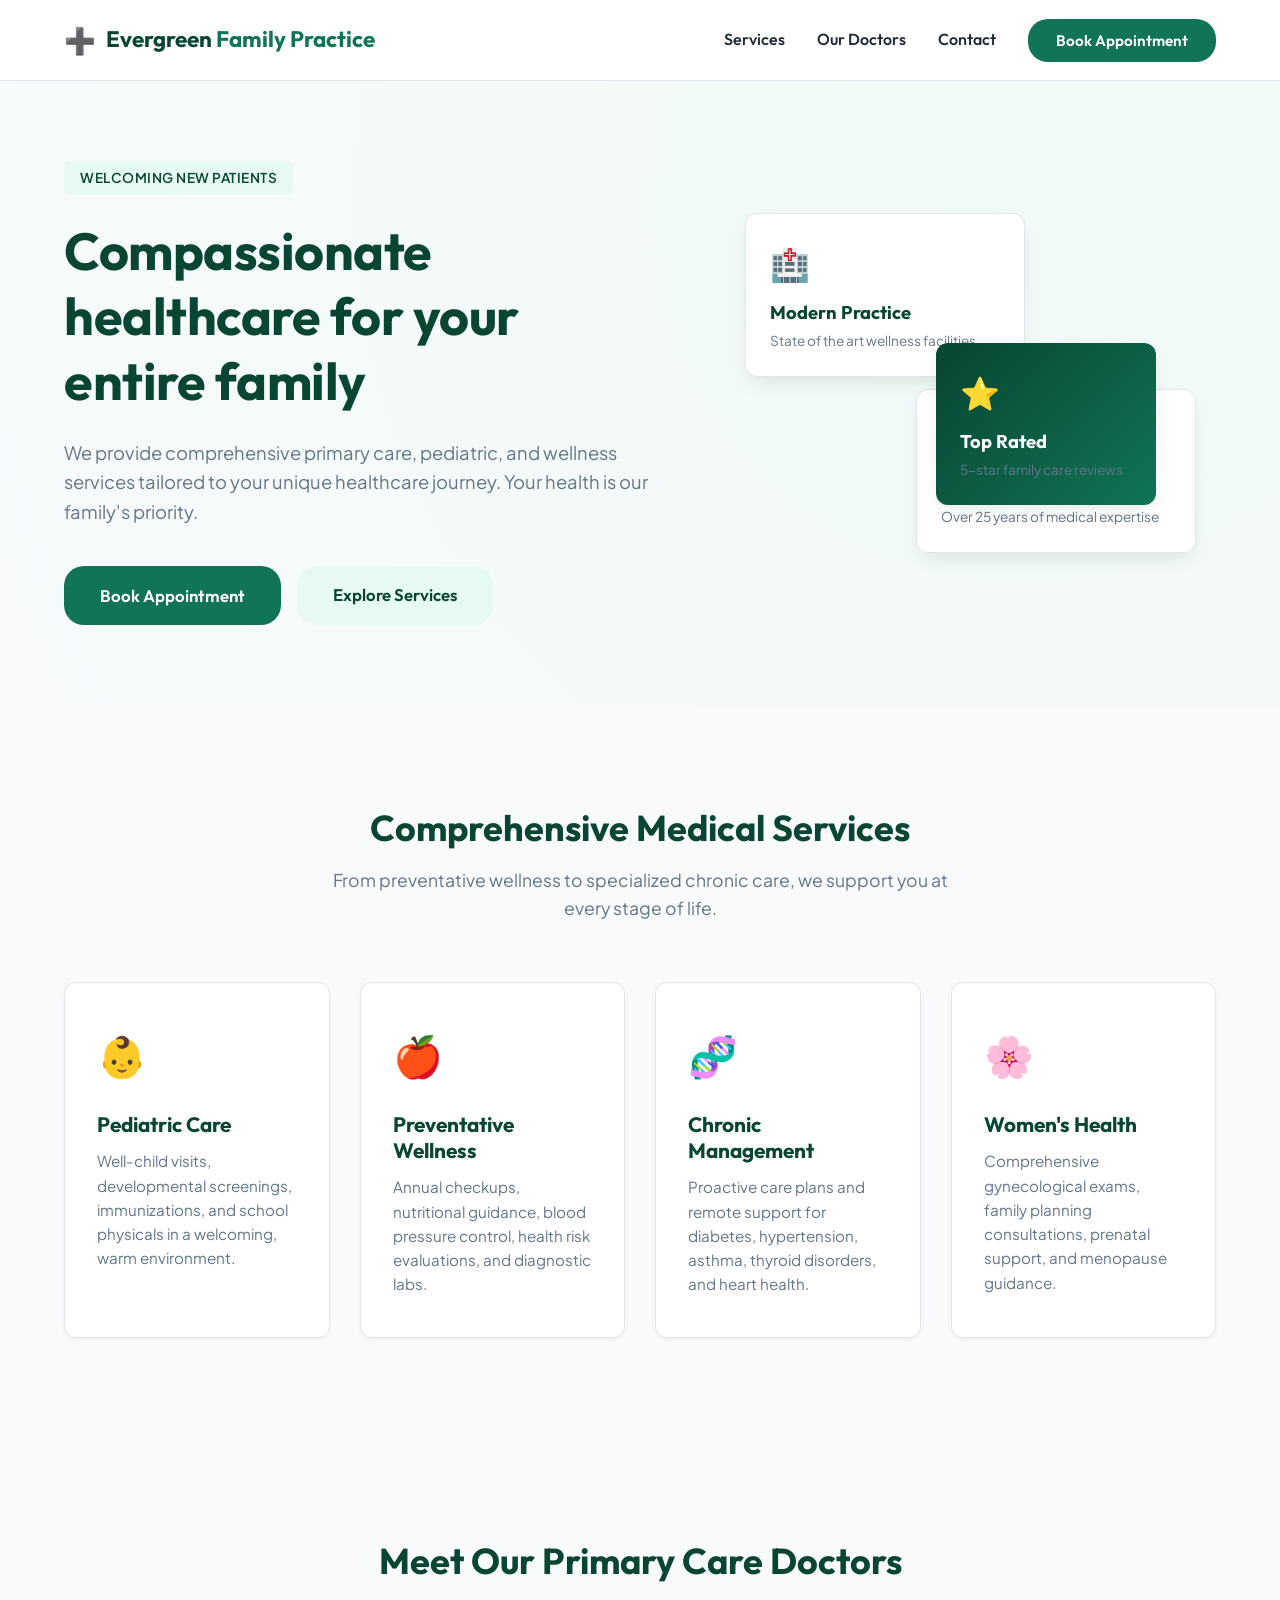
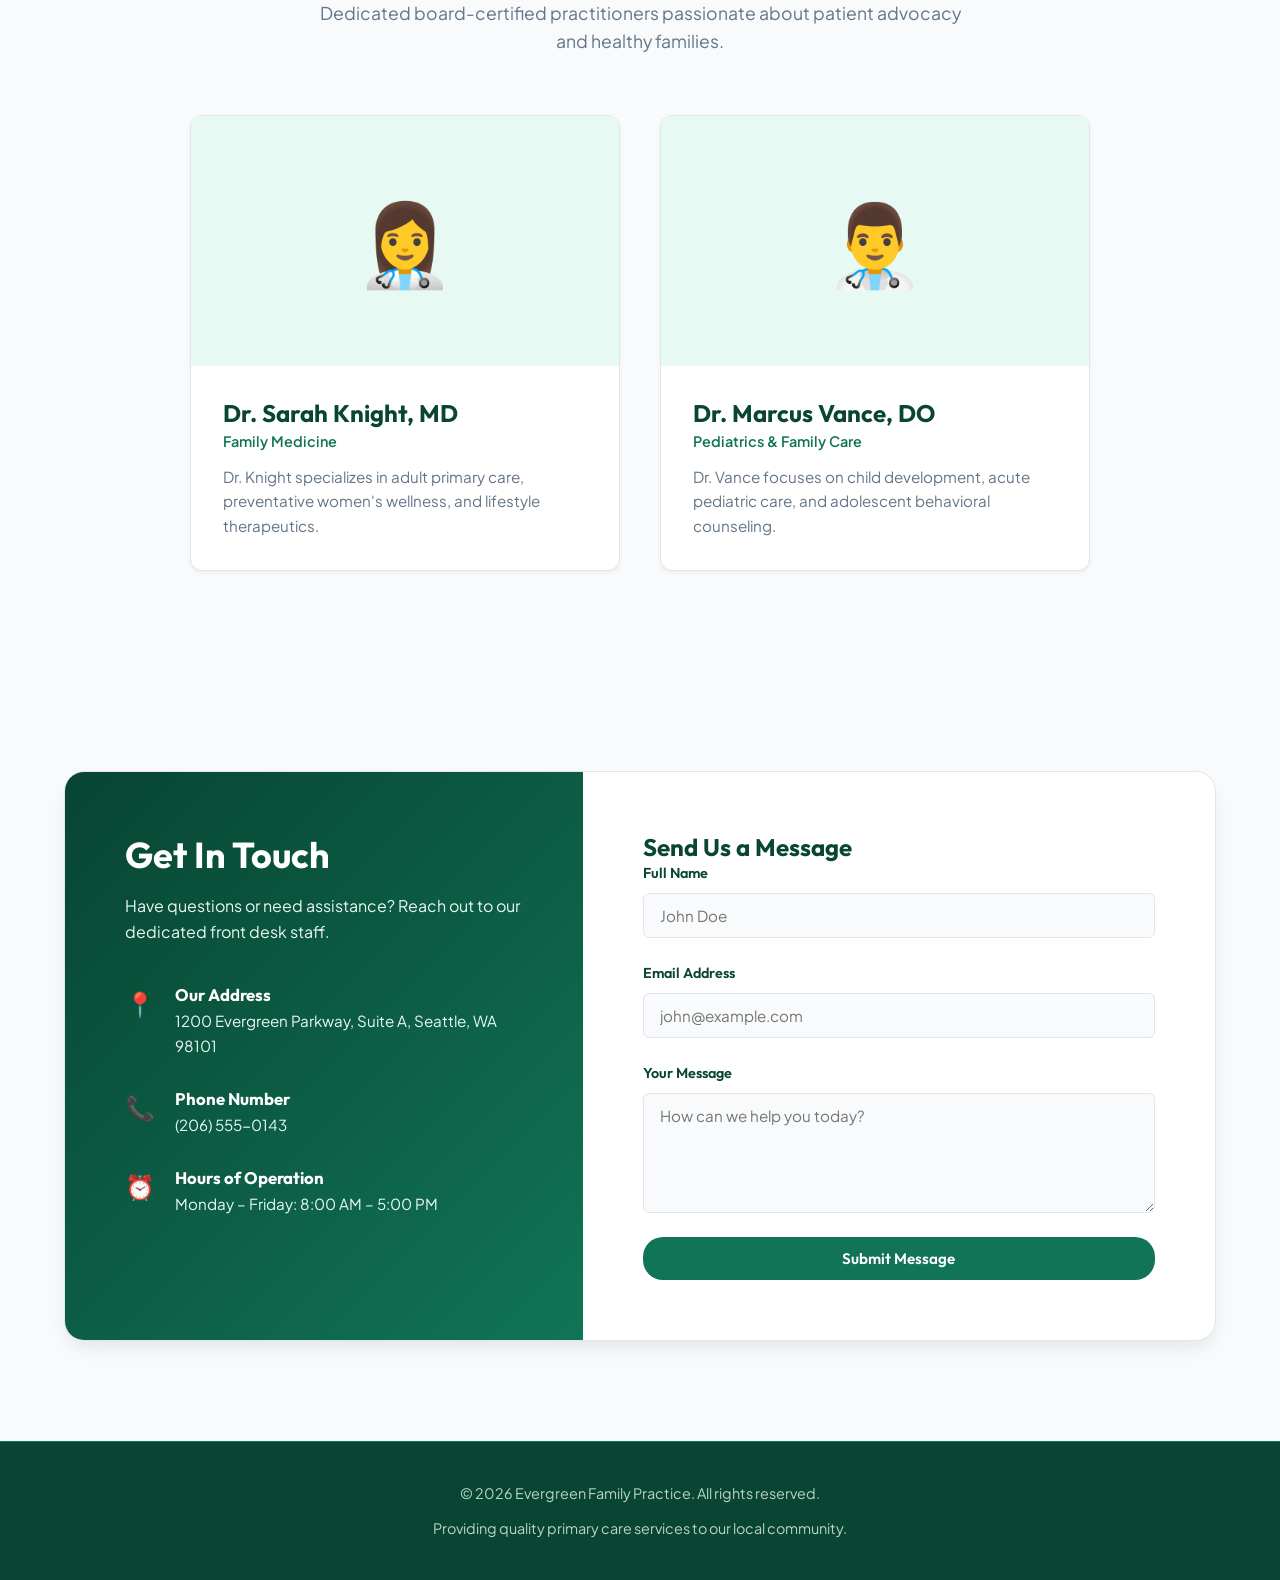
<file: sdlc-test-repo-local/index.html>
<!DOCTYPE html>
<html lang="en">
<head>
    <meta charset="UTF-8">
    <meta name="viewport" content="width=device-width, initial-scale=1.0">
    <meta name="description" content="Evergreen Family Practice provides compassionate, comprehensive primary care and pediatric medical services for your entire family.">
    <title>Evergreen Family Practice | Compassionate Family Medical Care</title>
    <!-- Google Fonts -->
    <link rel="preconnect" href="https://fonts.googleapis.com">
    <link rel="preconnect" href="https://fonts.gstatic.com" crossorigin>
    <link href="https://fonts.googleapis.com/css2?family=Outfit:wght@300;400;500;600;700&family=Plus+Jakarta+Sans:wght@300;400;500;600;700&display=swap" rel="stylesheet">
    <link rel="stylesheet" href="style.css">
</head>
<body>
    <header class="header">
        <div class="container nav-container">
            <a href="#" class="logo" id="nav-logo">
                <span class="logo-icon">➕</span>
                <span class="logo-text">Evergreen <span class="accent-text">Family Practice</span></span>
            </a>
            <nav class="nav-menu" id="nav-menu">
                <a href="#services" class="nav-link">Services</a>
                <a href="#doctors" class="nav-link">Our Doctors</a>
                <a href="#contact" class="nav-link">Contact</a>
                <button class="btn btn-primary" id="btn-book-nav">Book Appointment</button>
            </nav>
        </div>
    </header>

    <main>
        <!-- Hero Section -->
        <section class="hero">
            <div class="container hero-container">
                <div class="hero-content">
                    <span class="badge">Welcoming New Patients</span>
                    <h1 class="hero-title">Compassionate healthcare for your entire family</h1>
                    <p class="hero-description">We provide comprehensive primary care, pediatric, and wellness services tailored to your unique healthcare journey. Your health is our family's priority.</p>
                    <div class="hero-actions">
                        <button class="btn btn-primary btn-lg" id="btn-book-hero">Book Appointment</button>
                        <a href="#services" class="btn btn-secondary btn-lg">Explore Services</a>
                    </div>
                </div>
                <div class="hero-visual">
                    <div class="visual-card visual-card-1">
                        <div class="card-icon">🏥</div>
                        <h3>Modern Practice</h3>
                        <p>State of the art wellness facilities</p>
                    </div>
                    <div class="visual-card visual-card-2">
                        <div class="card-icon">👩‍⚕️</div>
                        <h3>Trusted Staff</h3>
                        <p>Over 25 years of medical expertise</p>
                    </div>
                    <div class="visual-card visual-card-3">
                        <div class="card-icon">⭐</div>
                        <h3>Top Rated</h3>
                        <p>5-star family care reviews</p>
                    </div>
                </div>
            </div>
        </section>

        <!-- Services Section -->
        <section id="services" class="services section-padding">
            <div class="container">
                <div class="section-header">
                    <h2 class="section-title">Comprehensive Medical Services</h2>
                    <p class="section-subtitle">From preventative wellness to specialized chronic care, we support you at every stage of life.</p>
                </div>
                <div class="services-grid">
                    <div class="service-card" id="service-pediatrics">
                        <div class="service-icon">👶</div>
                        <h3>Pediatric Care</h3>
                        <p>Well-child visits, developmental screenings, immunizations, and school physicals in a welcoming, warm environment.</p>
                    </div>
                    <div class="service-card" id="service-preventative">
                        <div class="service-icon">🍎</div>
                        <h3>Preventative Wellness</h3>
                        <p>Annual checkups, nutritional guidance, blood pressure control, health risk evaluations, and diagnostic labs.</p>
                    </div>
                    <div class="service-card" id="service-chronic">
                        <div class="service-icon">🧬</div>
                        <h3>Chronic Management</h3>
                        <p>Proactive care plans and remote support for diabetes, hypertension, asthma, thyroid disorders, and heart health.</p>
                    </div>
                    <div class="service-card" id="service-womens">
                        <div class="service-icon">🌸</div>
                        <h3>Women's Health</h3>
                        <p>Comprehensive gynecological exams, family planning consultations, prenatal support, and menopause guidance.</p>
                    </div>
                </div>
            </div>
        </section>

        <!-- Doctors Section -->
        <section id="doctors" class="doctors section-padding">
            <div class="container">
                <div class="section-header">
                    <h2 class="section-title">Meet Our Primary Care Doctors</h2>
                    <p class="section-subtitle">Dedicated board-certified practitioners passionate about patient advocacy and healthy families.</p>
                </div>
                <div class="doctors-grid">
                    <div class="doctor-card" id="doctor-sarah">
                        <div class="doctor-photo">
                            <span class="photo-placeholder">👩‍⚕️</span>
                        </div>
                        <div class="doctor-info">
                            <h3>Dr. Sarah Knight, MD</h3>
                            <span class="doctor-specialty">Family Medicine</span>
                            <p>Dr. Knight specializes in adult primary care, preventative women's wellness, and lifestyle therapeutics.</p>
                        </div>
                    </div>
                    <div class="doctor-card" id="doctor-marcus">
                        <div class="doctor-photo">
                            <span class="photo-placeholder">👨‍⚕️</span>
                        </div>
                        <div class="doctor-info">
                            <h3>Dr. Marcus Vance, DO</h3>
                            <span class="doctor-specialty">Pediatrics & Family Care</span>
                            <p>Dr. Vance focuses on child development, acute pediatric care, and adolescent behavioral counseling.</p>
                        </div>
                    </div>
                </div>
            </div>
        </section>

        <!-- Contact Section -->
        <section id="contact" class="contact section-padding">
            <div class="container">
                <div class="contact-card-container">
                    <div class="contact-info-panel">
                        <h2>Get In Touch</h2>
                        <p>Have questions or need assistance? Reach out to our dedicated front desk staff.</p>
                        <div class="contact-details">
                            <div class="contact-detail-item">
                                <span class="detail-icon">📍</span>
                                <div>
                                    <h4>Our Address</h4>
                                    <p>1200 Evergreen Parkway, Suite A, Seattle, WA 98101</p>
                                </div>
                            </div>
                            <div class="contact-detail-item">
                                <span class="detail-icon">📞</span>
                                <div>
                                    <h4>Phone Number</h4>
                                    <p>(206) 555-0143</p>
                                </div>
                            </div>
                            <div class="contact-detail-item">
                                <span class="detail-icon">⏰</span>
                                <div>
                                    <h4>Hours of Operation</h4>
                                    <p>Monday – Friday: 8:00 AM – 5:00 PM</p>
                                </div>
                            </div>
                        </div>
                    </div>
                    <div class="contact-form-panel">
                        <form id="contact-form" novalidate>
                            <h3>Send Us a Message</h3>
                            <div class="form-group">
                                <label for="contact-name">Full Name</label>
                                <input type="text" id="contact-name" name="name" required placeholder="John Doe">
                                <span class="error-msg" id="name-error">Please enter your name.</span>
                            </div>
                            <div class="form-group">
                                <label for="contact-email">Email Address</label>
                                <input type="email" id="contact-email" name="email" required placeholder="john@example.com">
                                <span class="error-msg" id="email-error">Please enter a valid email address.</span>
                            </div>
                            <div class="form-group">
                                <label for="contact-msg">Your Message</label>
                                <textarea id="contact-msg" name="message" required placeholder="How can we help you today?"></textarea>
                                <span class="error-msg" id="msg-error">Please enter your message.</span>
                            </div>
                            <button type="submit" class="btn btn-primary btn-block" id="btn-contact-submit">Submit Message</button>
                        </form>
                        <div class="success-message" id="contact-success">
                            <div class="success-icon">✉️</div>
                            <h3>Message Sent!</h3>
                            <p>Thank you. A member of our staff will call or email you within 24 business hours.</p>
                        </div>
                    </div>
                </div>
            </div>
        </section>
    </main>

    <footer class="footer">
        <div class="container footer-container">
            <p>&copy; 2026 Evergreen Family Practice. All rights reserved.</p>
            <p>Providing quality primary care services to our local community.</p>
        </div>
    </footer>

    <!-- Booking Modal -->
    <div class="modal-backdrop" id="booking-modal">
        <div class="modal-content">
            <button class="modal-close" id="btn-modal-close">&times;</button>
            <div class="modal-header">
                <h2>Request an Appointment</h2>
                <p>Submit your preferred times and our scheduler will contact you shortly.</p>
            </div>
            <form id="booking-form" novalidate>
                <div class="form-group">
                    <label for="book-name">Patient's Full Name</label>
                    <input type="text" id="book-name" required placeholder="Jane Doe">
                    <span class="error-msg" id="book-name-error">Please enter the patient's name.</span>
                </div>
                <div class="form-group">
                    <label for="book-phone">Phone Number</label>
                    <input type="tel" id="book-phone" required placeholder="(206) 555-0100">
                    <span class="error-msg" id="book-phone-error">Please enter a valid phone number.</span>
                </div>
                <div class="form-group">
                    <label for="book-doctor">Select Primary Care Doctor</label>
                    <select id="book-doctor" required>
                        <option value="">-- Select practitioner --</option>
                        <option value="bennett">Dr. Sarah Knight, MD</option>
                        <option value="vance">Dr. Marcus Vance, DO</option>
                        <option value="any">First Available Doctor</option>
                    </select>
                    <span class="error-msg" id="book-doctor-error">Please select a physician.</span>
                </div>
                <div class="form-group">
                    <label for="book-date">Preferred Date</label>
                    <input type="date" id="book-date" required>
                    <span class="error-msg" id="book-date-error">Please select a valid future date.</span>
                </div>
                <button type="submit" class="btn btn-primary btn-block" id="btn-book-submit">Submit Request</button>
            </form>
            <div class="success-message" id="book-success">
                <div class="success-icon">✔️</div>
                <h3>Appointment Requested!</h3>
                <p>We've received your request for an appointment. We will call you within 1-2 hours to confirm your time slot.</p>
            </div>
        </div>
    </div>

    <script src="app.js"></script>
</body>
</html>
</file>
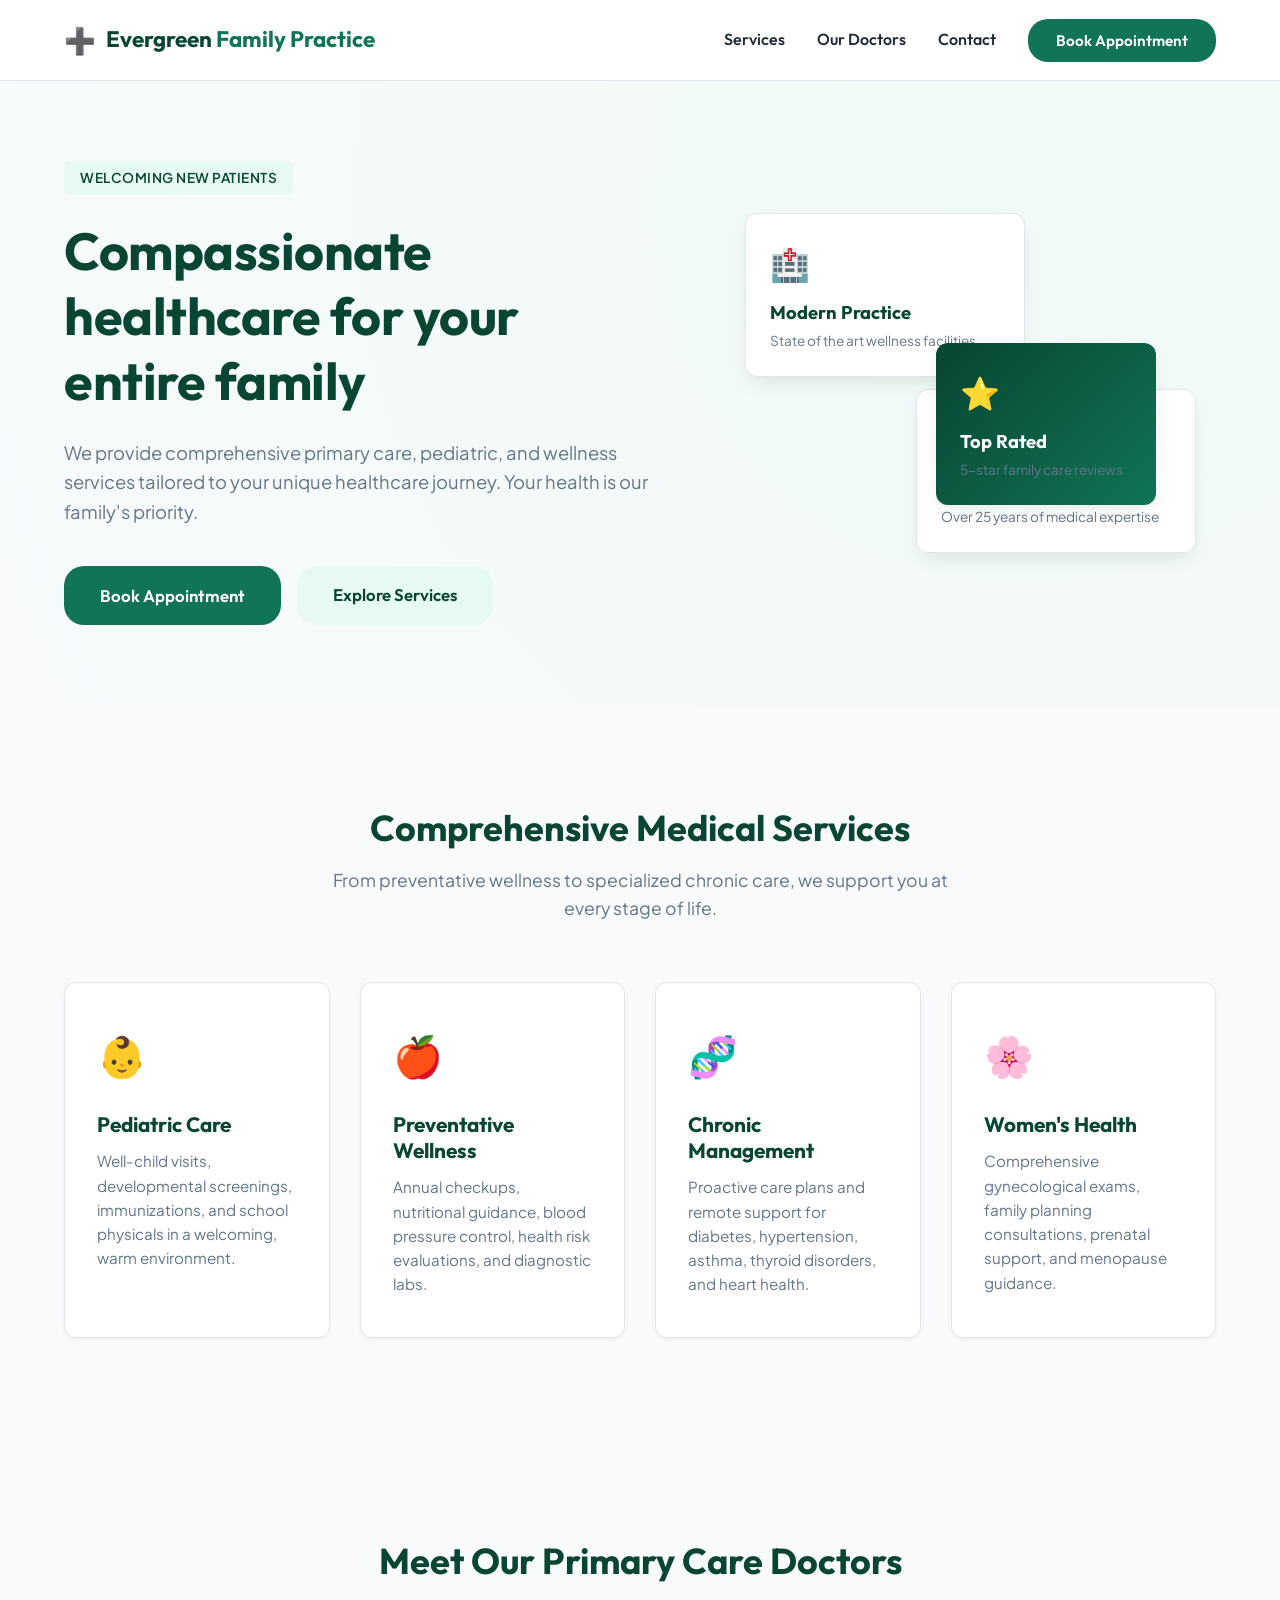
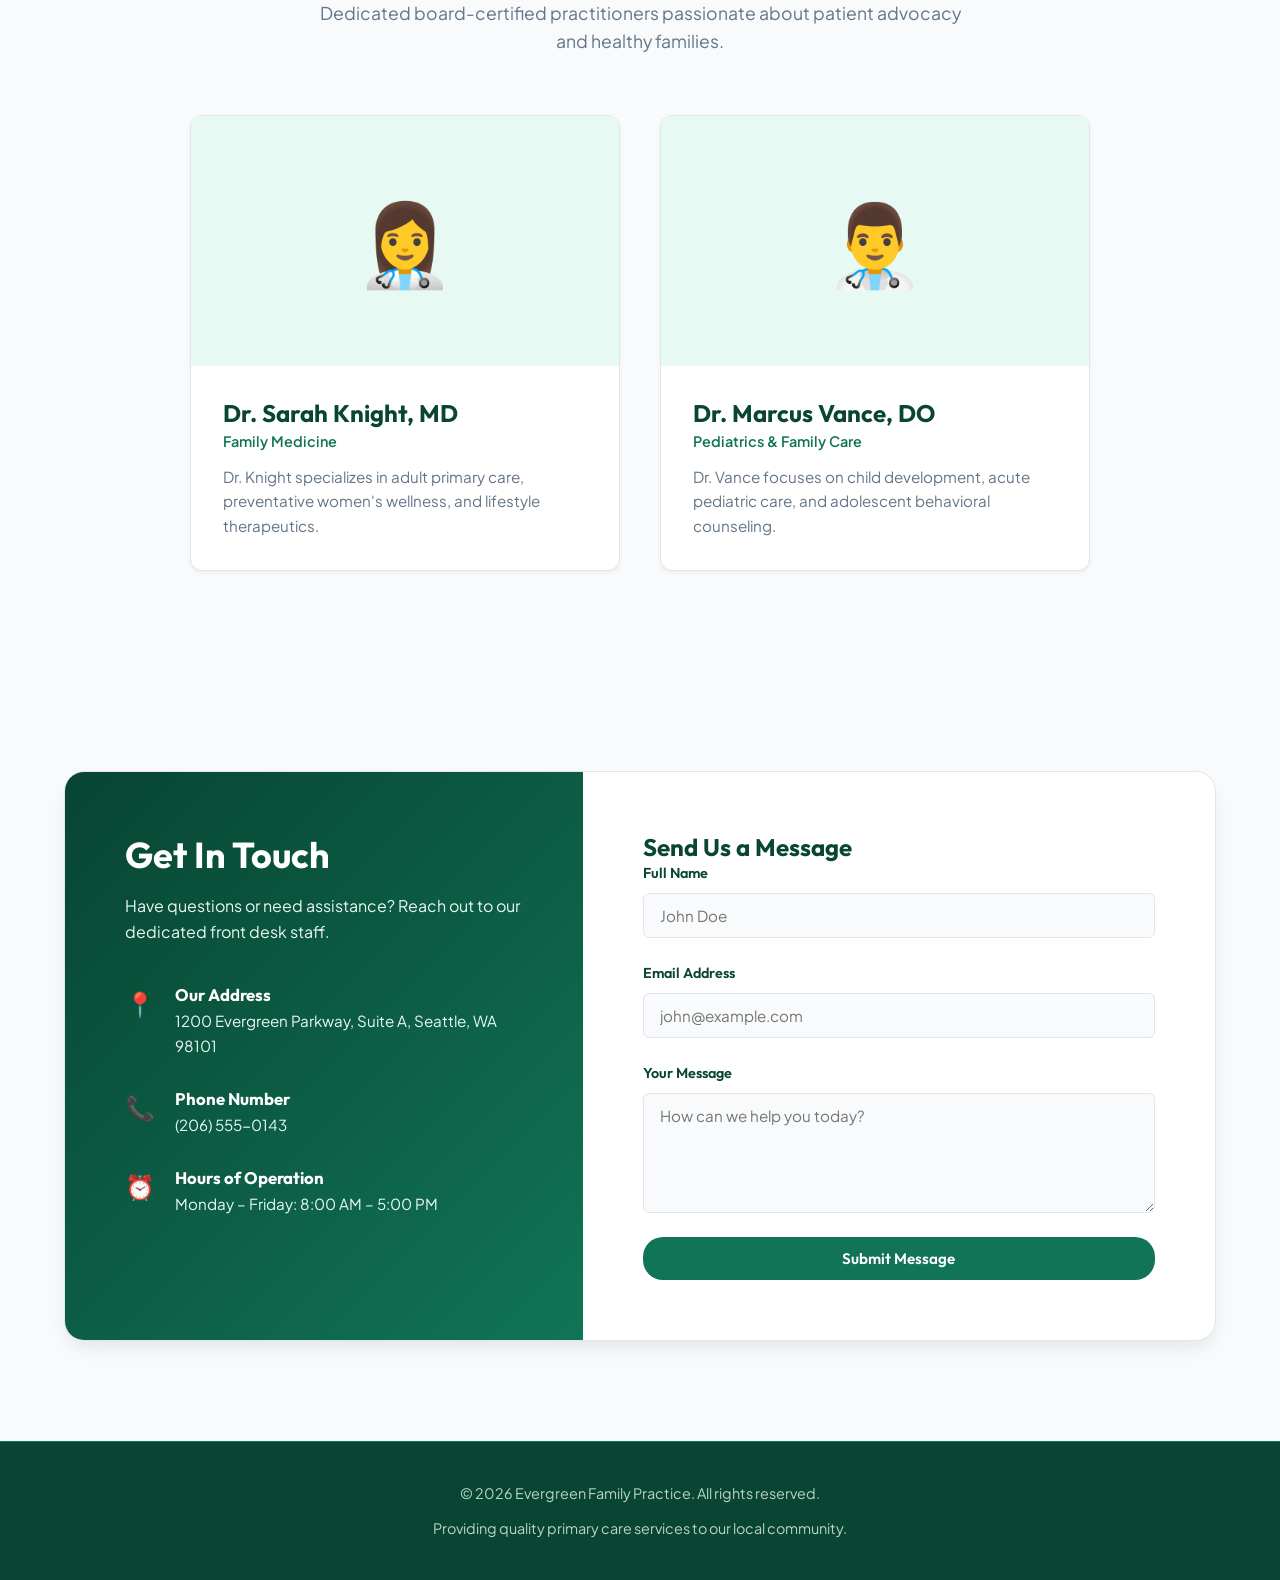
<file: sdlc-test-repo-local/index_bundled.html>
<!DOCTYPE html>
<html lang="en">
<head>
    <meta charset="UTF-8">
    <meta name="viewport" content="width=device-width, initial-scale=1.0">
    <meta name="description" content="Evergreen Family Practice provides compassionate, comprehensive primary care and pediatric medical services for your entire family.">
    <title>Evergreen Family Practice | Compassionate Family Medical Care</title>
    <!-- Google Fonts -->
    <link rel="preconnect" href="https://fonts.googleapis.com">
    <link rel="preconnect" href="https://fonts.gstatic.com" crossorigin>
    <link href="https://fonts.googleapis.com/css2?family=Outfit:wght@300;400;500;600;700&family=Plus+Jakarta+Sans:wght@300;400;500;600;700&display=swap" rel="stylesheet">
    <style>
/* Custom Design Tokens */
:root {
    --font-heading: 'Outfit', -apple-system, BlinkMacSystemFont, "Segoe UI", Roboto, sans-serif;
    --font-body: 'Plus Jakarta Sans', -apple-system, BlinkMacSystemFont, "Segoe UI", Roboto, sans-serif;
    
    /* Elegant Medical Color Palette */
    --color-primary: hsl(162, 75%, 26%);       /* Rich Evergreen */
    --color-primary-light: hsl(162, 60%, 94%); /* Pastel Mint */
    --color-primary-dark: hsl(162, 80%, 15%);  /* Deep Forest Green */
    --color-accent: hsl(43, 96%, 56%);         /* warm Amber Gold */
    --color-text-dark: hsl(210, 24%, 16%);     /* Dark Slate */
    --color-text-muted: hsl(210, 16%, 46%);    /* Slate Muted */
    --color-bg-light: hsl(210, 40%, 98%);      /* Soft White */
    --color-bg-white: hsl(0, 0%, 100%);
    --color-border: hsl(210, 20%, 90%);
    --color-danger: hsl(0, 72%, 51%);          /* medical Red */
    
    /* Shadows & Transitions */
    --shadow-sm: 0 2px 4px rgba(0, 0, 0, 0.05);
    --shadow-md: 0 10px 25px -5px rgba(10, 50, 40, 0.08), 0 8px 16px -6px rgba(10, 50, 40, 0.04);
    --shadow-lg: 0 20px 40px -10px rgba(10, 50, 40, 0.12);
    --transition-smooth: all 0.3s cubic-bezier(0.4, 0, 0.2, 1);
    
    --border-radius-sm: 6px;
    --border-radius-md: 12px;
    --border-radius-lg: 20px;
}

/* Reset & Global Styles */
* {
    margin: 0;
    padding: 0;
    box-sizing: border-box;
}

html {
    scroll-behavior: smooth;
    font-size: 16px;
}

body {
    font-family: var(--font-body);
    color: var(--color-text-dark);
    background-color: var(--color-bg-light);
    line-height: 1.6;
    -webkit-font-smoothing: antialiased;
}

.container {
    width: 100%;
    max-width: 1200px;
    margin: 0 auto;
    padding: 0 24px;
}

/* Typography */
h1, h2, h3, h4 {
    font-family: var(--font-heading);
    color: var(--color-primary-dark);
    font-weight: 700;
    line-height: 1.25;
}

h1 { font-size: 3.25rem; }
h2 { font-size: 2.25rem; }
h3 { font-size: 1.5rem; }

/* Buttons */
.btn {
    display: inline-flex;
    align-items: center;
    justify-content: center;
    font-family: var(--font-heading);
    font-weight: 600;
    padding: 12px 28px;
    border-radius: var(--border-radius-lg);
    cursor: pointer;
    transition: var(--transition-smooth);
    border: none;
    text-decoration: none;
    font-size: 0.95rem;
}

.btn-primary {
    background-color: var(--color-primary);
    color: var(--color-bg-white);
}

.btn-primary:hover {
    background-color: var(--color-primary-dark);
    transform: translateY(-2px);
    box-shadow: 0 8px 20px rgba(22, 102, 78, 0.25);
}

.btn-secondary {
    background-color: var(--color-primary-light);
    color: var(--color-primary-dark);
}

.btn-secondary:hover {
    background-color: var(--color-primary);
    color: var(--color-bg-white);
    transform: translateY(-2px);
}

.btn-lg {
    padding: 16px 36px;
    font-size: 1.05rem;
}

.btn-block {
    width: 100%;
}

/* Header & Nav */
.header {
    background-color: var(--color-bg-white);
    border-bottom: 1px solid var(--color-border);
    position: sticky;
    top: 0;
    z-index: 100;
}

.nav-container {
    display: flex;
    align-items: center;
    justify-content: space-between;
    height: 80px;
}

.logo {
    display: flex;
    align-items: center;
    text-decoration: none;
    gap: 10px;
}

.logo-icon {
    font-size: 1.6rem;
}

.logo-text {
    font-family: var(--font-heading);
    font-weight: 700;
    font-size: 1.4rem;
    color: var(--color-primary-dark);
}

.accent-text {
    color: var(--color-primary);
}

.nav-menu {
    display: flex;
    align-items: center;
    gap: 32px;
}

.nav-link {
    text-decoration: none;
    color: var(--color-text-dark);
    font-weight: 550;
    font-family: var(--font-heading);
    transition: var(--transition-smooth);
}

.nav-link:hover {
    color: var(--color-primary);
}

/* Hero Section */
.hero {
    padding: 80px 0;
    background: radial-gradient(circle at 80% 20%, hsl(162, 50%, 96%) 0%, var(--color-bg-light) 100%);
    overflow: hidden;
}

.hero-container {
    display: grid;
    grid-template-columns: 1.1fr 0.9fr;
    align-items: center;
    gap: 60px;
}

.badge {
    display: inline-block;
    background-color: var(--color-primary-light);
    color: var(--color-primary-dark);
    padding: 6px 16px;
    border-radius: var(--border-radius-sm);
    font-weight: 600;
    font-size: 0.85rem;
    text-transform: uppercase;
    letter-spacing: 0.5px;
    margin-bottom: 24px;
}

.hero-title {
    margin-bottom: 24px;
    letter-spacing: -0.5px;
}

.hero-description {
    font-size: 1.15rem;
    color: var(--color-text-muted);
    margin-bottom: 40px;
}

.hero-actions {
    display: flex;
    gap: 16px;
}

.hero-visual {
    position: relative;
    height: 400px;
    display: flex;
    flex-direction: column;
    justify-content: center;
    align-items: center;
}

.visual-card {
    background-color: var(--color-bg-white);
    border-radius: var(--border-radius-md);
    padding: 24px;
    box-shadow: var(--shadow-md);
    width: 280px;
    position: absolute;
    transition: var(--transition-smooth);
    border: 1px solid var(--color-border);
}

.visual-card:hover {
    transform: translateY(-5px);
    box-shadow: var(--shadow-lg);
}

.visual-card-1 {
    top: 20px;
    left: 20px;
    z-index: 2;
}

.visual-card-2 {
    bottom: 40px;
    right: 20px;
    z-index: 1;
}

.visual-card-3 {
    top: 150px;
    right: 60px;
    z-index: 3;
    width: 220px;
    background: linear-gradient(135deg, var(--color-primary-dark) 0%, var(--color-primary) 100%);
    color: var(--color-bg-white);
    border: none;
}

.visual-card-3 h3, .visual-card-3 p {
    color: var(--color-bg-white);
}

.card-icon {
    font-size: 2rem;
    margin-bottom: 12px;
}

.visual-card h3 {
    font-size: 1.15rem;
    margin-bottom: 6px;
}

.visual-card p {
    font-size: 0.85rem;
    color: var(--color-text-muted);
}

/* Sections Global */
.section-padding {
    padding: 100px 0;
}

.section-header {
    text-align: center;
    max-width: 650px;
    margin: 0 auto 60px auto;
}

.section-title {
    margin-bottom: 16px;
}

.section-subtitle {
    font-size: 1.1rem;
    color: var(--color-text-muted);
}

/* Services */
.services-grid {
    display: grid;
    grid-template-columns: repeat(auto-fit, minmax(250px, 1fr));
    gap: 30px;
}

.service-card {
    background-color: var(--color-bg-white);
    border-radius: var(--border-radius-md);
    padding: 40px 32px;
    box-shadow: var(--shadow-sm);
    border: 1px solid var(--color-border);
    transition: var(--transition-smooth);
}

.service-card:hover {
    transform: translateY(-8px);
    box-shadow: var(--shadow-md);
    border-color: var(--color-primary-light);
}

.service-icon {
    font-size: 2.5rem;
    margin-bottom: 24px;
}

.service-card h3 {
    font-size: 1.3rem;
    margin-bottom: 12px;
}

.service-card p {
    color: var(--color-text-muted);
    font-size: 0.95rem;
}

/* Doctors */
.doctors-grid {
    display: grid;
    grid-template-columns: repeat(auto-fit, minmax(320px, 1fr));
    gap: 40px;
    justify-content: center;
    max-width: 900px;
    margin: 0 auto;
}

.doctor-card {
    background-color: var(--color-bg-white);
    border-radius: var(--border-radius-md);
    overflow: hidden;
    box-shadow: var(--shadow-sm);
    border: 1px solid var(--color-border);
    display: flex;
    flex-direction: column;
}

.doctor-photo {
    height: 250px;
    background-color: var(--color-primary-light);
    display: flex;
    align-items: center;
    justify-content: center;
}

.photo-placeholder {
    font-size: 5rem;
}

.doctor-info {
    padding: 32px;
}

.doctor-specialty {
    display: inline-block;
    color: var(--color-primary);
    font-weight: 600;
    font-size: 0.9rem;
    margin-bottom: 12px;
}

.doctor-info p {
    color: var(--color-text-muted);
    font-size: 0.95rem;
}

/* Contact */
.contact-card-container {
    display: grid;
    grid-template-columns: 0.9fr 1.1fr;
    background-color: var(--color-bg-white);
    border-radius: var(--border-radius-lg);
    box-shadow: var(--shadow-md);
    border: 1px solid var(--color-border);
    overflow: hidden;
}

.contact-info-panel {
    background: linear-gradient(135deg, var(--color-primary-dark) 0%, var(--color-primary) 100%);
    padding: 60px;
    color: var(--color-bg-white);
}

.contact-info-panel h2 {
    color: var(--color-bg-white);
    margin-bottom: 16px;
}

.contact-info-panel p {
    color: var(--color-primary-light);
    margin-bottom: 40px;
}

.contact-details {
    display: flex;
    flex-direction: column;
    gap: 30px;
}

.contact-detail-item {
    display: flex;
    gap: 20px;
    align-items: flex-start;
}

.detail-icon {
    font-size: 1.5rem;
}

.contact-detail-item h4 {
    color: var(--color-bg-white);
    font-size: 1.05rem;
    margin-bottom: 4px;
}

.contact-detail-item p {
    color: var(--color-primary-light);
    font-size: 0.95rem;
    margin-bottom: 0;
}

.contact-form-panel {
    padding: 60px;
    position: relative;
}

/* Forms styling */
.form-group {
    margin-bottom: 24px;
    display: flex;
    flex-direction: column;
}

label {
    font-family: var(--font-heading);
    font-weight: 600;
    font-size: 0.9rem;
    margin-bottom: 8px;
    color: var(--color-primary-dark);
}

input, textarea, select {
    font-family: var(--font-body);
    font-size: 0.95rem;
    padding: 12px 16px;
    border-radius: var(--border-radius-sm);
    border: 1px solid var(--color-border);
    background-color: var(--color-bg-light);
    color: var(--color-text-dark);
    transition: var(--transition-smooth);
    width: 100%;
    outline: none;
}

input:focus, textarea:focus, select:focus {
    border-color: var(--color-primary);
    background-color: var(--color-bg-white);
    box-shadow: 0 0 0 3px rgba(22, 102, 78, 0.1);
}

textarea {
    min-height: 120px;
    resize: vertical;
}

.error-msg {
    color: var(--color-danger);
    font-size: 0.8rem;
    margin-top: 6px;
    display: none;
    font-weight: 500;
}

.success-message {
    display: none;
    flex-direction: column;
    align-items: center;
    justify-content: center;
    text-align: center;
    height: 100%;
}

.success-icon {
    font-size: 4rem;
    margin-bottom: 20px;
}

/* Modal styles */
.modal-backdrop {
    position: fixed;
    top: 0;
    left: 0;
    width: 100%;
    height: 100%;
    background-color: rgba(10, 30, 24, 0.6);
    backdrop-filter: blur(4px);
    z-index: 1000;
    display: none;
    align-items: center;
    justify-content: center;
    opacity: 0;
    transition: opacity 0.3s ease;
}

.modal-backdrop.open {
    display: flex;
    opacity: 1;
}

.modal-content {
    background-color: var(--color-bg-white);
    border-radius: var(--border-radius-lg);
    box-shadow: var(--shadow-lg);
    width: 100%;
    max-width: 550px;
    padding: 48px;
    position: relative;
    transform: scale(0.9);
    transition: transform 0.3s ease;
}

.modal-backdrop.open .modal-content {
    transform: scale(1);
}

.modal-close {
    position: absolute;
    top: 24px;
    right: 24px;
    font-size: 2rem;
    background: none;
    border: none;
    cursor: pointer;
    color: var(--color-text-muted);
    transition: var(--transition-smooth);
}

.modal-close:hover {
    color: var(--color-primary-dark);
}

.modal-header {
    margin-bottom: 30px;
}

.modal-header h2 {
    margin-bottom: 8px;
}

.modal-header p {
    color: var(--color-text-muted);
}

/* Footer */
.footer {
    background-color: var(--color-primary-dark);
    color: var(--color-bg-white);
    padding: 40px 0;
    border-top: 1px solid var(--color-primary);
}

.footer-container {
    display: flex;
    flex-direction: column;
    align-items: center;
    text-align: center;
    gap: 12px;
}

.footer p {
    font-size: 0.9rem;
    color: var(--color-primary-light);
    opacity: 0.8;
}

/* Responsive adjustments */
@media (max-width: 900px) {
    h1 { font-size: 2.5rem; }
    h2 { font-size: 1.8rem; }
    
    .hero-container {
        grid-template-columns: 1fr;
        gap: 40px;
    }
    
    .hero-visual {
        height: 320px;
    }
    
    .contact-card-container {
        grid-template-columns: 1fr;
    }
    
    .contact-info-panel, .contact-form-panel {
        padding: 40px;
    }
}

@media (max-width: 600px) {
    .nav-container {
        flex-direction: column;
        height: auto;
        padding: 16px 24px;
        gap: 16px;
    }
    
    .nav-menu {
        gap: 16px;
        flex-wrap: wrap;
        justify-content: center;
    }
    
    .hero-actions {
        flex-direction: column;
        width: 100%;
    }
    
    .hero-actions .btn {
        width: 100%;
    }
    
    .modal-content {
        padding: 30px;
    }
}

</style>
</head>
<body>
    <header class="header">
        <div class="container nav-container">
            <a href="#" class="logo" id="nav-logo">
                <span class="logo-icon">➕</span>
                <span class="logo-text">Evergreen <span class="accent-text">Family Practice</span></span>
            </a>
            <nav class="nav-menu" id="nav-menu">
                <a href="#services" class="nav-link">Services</a>
                <a href="#doctors" class="nav-link">Our Doctors</a>
                <a href="#contact" class="nav-link">Contact</a>
                <button class="btn btn-primary" id="btn-book-nav">Book Appointment</button>
            </nav>
        </div>
    </header>

    <main>
        <!-- Hero Section -->
        <section class="hero">
            <div class="container hero-container">
                <div class="hero-content">
                    <span class="badge">Welcoming New Patients</span>
                    <h1 class="hero-title">Compassionate healthcare for your entire family</h1>
                    <p class="hero-description">We provide comprehensive primary care, pediatric, and wellness services tailored to your unique healthcare journey. Your health is our family's priority.</p>
                    <div class="hero-actions">
                        <button class="btn btn-primary btn-lg" id="btn-book-hero">Book Appointment</button>
                        <a href="#services" class="btn btn-secondary btn-lg">Explore Services</a>
                    </div>
                </div>
                <div class="hero-visual">
                    <div class="visual-card visual-card-1">
                        <div class="card-icon">🏥</div>
                        <h3>Modern Practice</h3>
                        <p>State of the art wellness facilities</p>
                    </div>
                    <div class="visual-card visual-card-2">
                        <div class="card-icon">👩‍⚕️</div>
                        <h3>Trusted Staff</h3>
                        <p>Over 25 years of medical expertise</p>
                    </div>
                    <div class="visual-card visual-card-3">
                        <div class="card-icon">⭐</div>
                        <h3>Top Rated</h3>
                        <p>5-star family care reviews</p>
                    </div>
                </div>
            </div>
        </section>

        <!-- Services Section -->
        <section id="services" class="services section-padding">
            <div class="container">
                <div class="section-header">
                    <h2 class="section-title">Comprehensive Medical Services</h2>
                    <p class="section-subtitle">From preventative wellness to specialized chronic care, we support you at every stage of life.</p>
                </div>
                <div class="services-grid">
                    <div class="service-card" id="service-pediatrics">
                        <div class="service-icon">👶</div>
                        <h3>Pediatric Care</h3>
                        <p>Well-child visits, developmental screenings, immunizations, and school physicals in a welcoming, warm environment.</p>
                    </div>
                    <div class="service-card" id="service-preventative">
                        <div class="service-icon">🍎</div>
                        <h3>Preventative Wellness</h3>
                        <p>Annual checkups, nutritional guidance, blood pressure control, health risk evaluations, and diagnostic labs.</p>
                    </div>
                    <div class="service-card" id="service-chronic">
                        <div class="service-icon">🧬</div>
                        <h3>Chronic Management</h3>
                        <p>Proactive care plans and remote support for diabetes, hypertension, asthma, thyroid disorders, and heart health.</p>
                    </div>
                    <div class="service-card" id="service-womens">
                        <div class="service-icon">🌸</div>
                        <h3>Women's Health</h3>
                        <p>Comprehensive gynecological exams, family planning consultations, prenatal support, and menopause guidance.</p>
                    </div>
                </div>
            </div>
        </section>

        <!-- Doctors Section -->
        <section id="doctors" class="doctors section-padding">
            <div class="container">
                <div class="section-header">
                    <h2 class="section-title">Meet Our Primary Care Doctors</h2>
                    <p class="section-subtitle">Dedicated board-certified practitioners passionate about patient advocacy and healthy families.</p>
                </div>
                <div class="doctors-grid">
                    <div class="doctor-card" id="doctor-sarah">
                        <div class="doctor-photo">
                            <span class="photo-placeholder">👩‍⚕️</span>
                        </div>
                        <div class="doctor-info">
                            <h3>Dr. Sarah Knight, MD</h3>
                            <span class="doctor-specialty">Family Medicine</span>
                            <p>Dr. Knight specializes in adult primary care, preventative women's wellness, and lifestyle therapeutics.</p>
                        </div>
                    </div>
                    <div class="doctor-card" id="doctor-marcus">
                        <div class="doctor-photo">
                            <span class="photo-placeholder">👨‍⚕️</span>
                        </div>
                        <div class="doctor-info">
                            <h3>Dr. Marcus Vance, DO</h3>
                            <span class="doctor-specialty">Pediatrics & Family Care</span>
                            <p>Dr. Vance focuses on child development, acute pediatric care, and adolescent behavioral counseling.</p>
                        </div>
                    </div>
                </div>
            </div>
        </section>

        <!-- Contact Section -->
        <section id="contact" class="contact section-padding">
            <div class="container">
                <div class="contact-card-container">
                    <div class="contact-info-panel">
                        <h2>Get In Touch</h2>
                        <p>Have questions or need assistance? Reach out to our dedicated front desk staff.</p>
                        <div class="contact-details">
                            <div class="contact-detail-item">
                                <span class="detail-icon">📍</span>
                                <div>
                                    <h4>Our Address</h4>
                                    <p>1200 Evergreen Parkway, Suite A, Seattle, WA 98101</p>
                                </div>
                            </div>
                            <div class="contact-detail-item">
                                <span class="detail-icon">📞</span>
                                <div>
                                    <h4>Phone Number</h4>
                                    <p>(206) 555-0143</p>
                                </div>
                            </div>
                            <div class="contact-detail-item">
                                <span class="detail-icon">⏰</span>
                                <div>
                                    <h4>Hours of Operation</h4>
                                    <p>Monday – Friday: 8:00 AM – 5:00 PM</p>
                                </div>
                            </div>
                        </div>
                    </div>
                    <div class="contact-form-panel">
                        <form id="contact-form" novalidate>
                            <h3>Send Us a Message</h3>
                            <div class="form-group">
                                <label for="contact-name">Full Name</label>
                                <input type="text" id="contact-name" name="name" required placeholder="John Doe">
                                <span class="error-msg" id="name-error">Please enter your name.</span>
                            </div>
                            <div class="form-group">
                                <label for="contact-email">Email Address</label>
                                <input type="email" id="contact-email" name="email" required placeholder="john@example.com">
                                <span class="error-msg" id="email-error">Please enter a valid email address.</span>
                            </div>
                            <div class="form-group">
                                <label for="contact-msg">Your Message</label>
                                <textarea id="contact-msg" name="message" required placeholder="How can we help you today?"></textarea>
                                <span class="error-msg" id="msg-error">Please enter your message.</span>
                            </div>
                            <button type="submit" class="btn btn-primary btn-block" id="btn-contact-submit">Submit Message</button>
                        </form>
                        <div class="success-message" id="contact-success">
                            <div class="success-icon">✉️</div>
                            <h3>Message Sent!</h3>
                            <p>Thank you. A member of our staff will call or email you within 24 business hours.</p>
                        </div>
                    </div>
                </div>
            </div>
        </section>
    </main>

    <footer class="footer">
        <div class="container footer-container">
            <p>&copy; 2026 Evergreen Family Practice. All rights reserved.</p>
            <p>Providing quality primary care services to our local community.</p>
        </div>
    </footer>

    <!-- Booking Modal -->
    <div class="modal-backdrop" id="booking-modal">
        <div class="modal-content">
            <button class="modal-close" id="btn-modal-close">&times;</button>
            <div class="modal-header">
                <h2>Request an Appointment</h2>
                <p>Submit your preferred times and our scheduler will contact you shortly.</p>
            </div>
            <form id="booking-form" novalidate>
                <div class="form-group">
                    <label for="book-name">Patient's Full Name</label>
                    <input type="text" id="book-name" required placeholder="Jane Doe">
                    <span class="error-msg" id="book-name-error">Please enter the patient's name.</span>
                </div>
                <div class="form-group">
                    <label for="book-phone">Phone Number</label>
                    <input type="tel" id="book-phone" required placeholder="(206) 555-0100">
                    <span class="error-msg" id="book-phone-error">Please enter a valid phone number.</span>
                </div>
                <div class="form-group">
                    <label for="book-doctor">Select Primary Care Doctor</label>
                    <select id="book-doctor" required>
                        <option value="">-- Select practitioner --</option>
                        <option value="bennett">Dr. Sarah Knight, MD</option>
                        <option value="vance">Dr. Marcus Vance, DO</option>
                        <option value="any">First Available Doctor</option>
                    </select>
                    <span class="error-msg" id="book-doctor-error">Please select a physician.</span>
                </div>
                <div class="form-group">
                    <label for="book-date">Preferred Date</label>
                    <input type="date" id="book-date" required>
                    <span class="error-msg" id="book-date-error">Please select a valid future date.</span>
                </div>
                <button type="submit" class="btn btn-primary btn-block" id="btn-book-submit">Submit Request</button>
            </form>
            <div class="success-message" id="book-success">
                <div class="success-icon">✔️</div>
                <h3>Appointment Requested!</h3>
                <p>We've received your request for an appointment. We will call you within 1-2 hours to confirm your time slot.</p>
            </div>
        </div>
    </div>

    <script>
document.addEventListener('DOMContentLoaded', () => {
    // --- Booking Modal State Management ---
    const bookingModal = document.getElementById('booking-modal');
    const btnBookNav = document.getElementById('btn-book-nav');
    const btnBookHero = document.getElementById('btn-book-hero');
    const btnModalClose = document.getElementById('btn-modal-close');

    const openModal = () => {
        bookingModal.classList.add('open');
        document.body.style.overflow = 'hidden'; // Lock background scrolling
    };

    const closeModal = () => {
        bookingModal.classList.remove('open');
        document.body.style.overflow = ''; // Unlock scrolling
        resetForm(bookingForm, bookErrorFields);
    };

    if (btnBookNav) btnBookNav.addEventListener('click', openModal);
    if (btnBookHero) btnBookHero.addEventListener('click', openModal);
    if (btnModalClose) btnModalClose.addEventListener('click', closeModal);

    // Close on backdrop click
    bookingModal.addEventListener('click', (e) => {
        if (e.target === bookingModal) {
            closeModal();
        }
    });

    // --- Helper function to reset forms ---
    const resetForm = (form, errorMap) => {
        form.reset();
        Object.values(errorMap).forEach(el => {
            if (el) el.style.display = 'none';
        });
        const successMessage = form.nextElementSibling;
        if (successMessage && successMessage.classList.contains('success-message')) {
            successMessage.style.display = 'none';
        }
        form.style.display = 'block';
    };

    // --- Booking Form Validation ---
    const bookingForm = document.getElementById('booking-form');
    const bookSuccess = document.getElementById('book-success');
    const bookErrorFields = {
        name: document.getElementById('book-name-error'),
        phone: document.getElementById('book-phone-error'),
        doctor: document.getElementById('book-doctor-error'),
        date: document.getElementById('book-date-error')
    };

    bookingForm.addEventListener('submit', (e) => {
        e.preventDefault();
        let isValid = true;

        // Reset errors
        Object.values(bookErrorFields).forEach(el => {
            if (el) el.style.display = 'none';
        });

        // Validate Name
        const nameVal = document.getElementById('book-name').value.trim();
        if (!nameVal) {
            bookErrorFields.name.style.display = 'block';
            isValid = false;
        }

        // Validate Phone (simple format validation)
        const phoneVal = document.getElementById('book-phone').value.trim();
        const phonePattern = /^\+?[0-9\s\-()]{7,15}$/;
        if (!phoneVal || !phonePattern.test(phoneVal)) {
            bookErrorFields.phone.style.display = 'block';
            isValid = false;
        }

        // Validate Doctor
        const doctorVal = document.getElementById('book-doctor').value;
        if (!doctorVal) {
            bookErrorFields.doctor.style.display = 'block';
            isValid = false;
        }

        // Validate Date (must be in the future)
        const dateVal = document.getElementById('book-date').value;
        const selectedDate = new Date(dateVal);
        const today = new Date();
        today.setHours(0,0,0,0);
        
        if (!dateVal || selectedDate < today) {
            bookErrorFields.date.style.display = 'block';
            isValid = false;
        }

        if (isValid) {
            console.log('Booking request submitted:', { nameVal, phoneVal, doctorVal, dateVal });
            
            // Show Success screen inside modal
            bookingForm.style.display = 'none';
            bookSuccess.style.display = 'flex';
            
            // Auto close modal after 3 seconds
            setTimeout(() => {
                closeModal();
            }, 3500);
        }
    });

    // --- Contact Form Validation ---
    const contactForm = document.getElementById('contact-form');
    const contactSuccess = document.getElementById('contact-success');
    const contactErrorFields = {
        name: document.getElementById('name-error'),
        email: document.getElementById('email-error'),
        msg: document.getElementById('msg-error')
    };

    contactForm.addEventListener('submit', (e) => {
        e.preventDefault();
        let isValid = true;

        // Reset errors
        Object.values(contactErrorFields).forEach(el => {
            if (el) el.style.display = 'none';
        });

        // Validate Name
        const nameVal = document.getElementById('contact-name').value.trim();
        if (!nameVal) {
            contactErrorFields.name.style.display = 'block';
            isValid = false;
        }

        // Validate Email
        const emailVal = document.getElementById('contact-email').value.trim();
        const emailPattern = /^[^\s@]+@[^\s@]+\.[^\s@]+$/;
        if (!emailVal || !emailPattern.test(emailVal)) {
            contactErrorFields.email.style.display = 'block';
            isValid = false;
        }

        // Validate Message
        const msgVal = document.getElementById('contact-msg').value.trim();
        if (!msgVal) {
            contactErrorFields.msg.style.display = 'block';
            isValid = false;
        }

        if (isValid) {
            console.log('Contact message submitted:', { nameVal, emailVal, msgVal });
            
            // Show success screen in place of form
            contactForm.style.display = 'none';
            contactSuccess.style.display = 'flex';
        }
    });
});

</script>
</body>
</html>
</file>
<file: sdlc-test-repo-local/style.css>
/* Custom Design Tokens */
:root {
    --font-heading: 'Outfit', -apple-system, BlinkMacSystemFont, "Segoe UI", Roboto, sans-serif;
    --font-body: 'Plus Jakarta Sans', -apple-system, BlinkMacSystemFont, "Segoe UI", Roboto, sans-serif;
    
    /* Elegant Medical Color Palette */
    --color-primary: hsl(162, 75%, 26%);       /* Rich Evergreen */
    --color-primary-light: hsl(162, 60%, 94%); /* Pastel Mint */
    --color-primary-dark: hsl(162, 80%, 15%);  /* Deep Forest Green */
    --color-accent: hsl(43, 96%, 56%);         /* warm Amber Gold */
    --color-text-dark: hsl(210, 24%, 16%);     /* Dark Slate */
    --color-text-muted: hsl(210, 16%, 46%);    /* Slate Muted */
    --color-bg-light: hsl(210, 40%, 98%);      /* Soft White */
    --color-bg-white: hsl(0, 0%, 100%);
    --color-border: hsl(210, 20%, 90%);
    --color-danger: hsl(0, 72%, 51%);          /* medical Red */
    
    /* Shadows & Transitions */
    --shadow-sm: 0 2px 4px rgba(0, 0, 0, 0.05);
    --shadow-md: 0 10px 25px -5px rgba(10, 50, 40, 0.08), 0 8px 16px -6px rgba(10, 50, 40, 0.04);
    --shadow-lg: 0 20px 40px -10px rgba(10, 50, 40, 0.12);
    --transition-smooth: all 0.3s cubic-bezier(0.4, 0, 0.2, 1);
    
    --border-radius-sm: 6px;
    --border-radius-md: 12px;
    --border-radius-lg: 20px;
}

/* Reset & Global Styles */
* {
    margin: 0;
    padding: 0;
    box-sizing: border-box;
}

html {
    scroll-behavior: smooth;
    font-size: 16px;
}

body {
    font-family: var(--font-body);
    color: var(--color-text-dark);
    background-color: var(--color-bg-light);
    line-height: 1.6;
    -webkit-font-smoothing: antialiased;
}

.container {
    width: 100%;
    max-width: 1200px;
    margin: 0 auto;
    padding: 0 24px;
}

/* Typography */
h1, h2, h3, h4 {
    font-family: var(--font-heading);
    color: var(--color-primary-dark);
    font-weight: 700;
    line-height: 1.25;
}

h1 { font-size: 3.25rem; }
h2 { font-size: 2.25rem; }
h3 { font-size: 1.5rem; }

/* Buttons */
.btn {
    display: inline-flex;
    align-items: center;
    justify-content: center;
    font-family: var(--font-heading);
    font-weight: 600;
    padding: 12px 28px;
    border-radius: var(--border-radius-lg);
    cursor: pointer;
    transition: var(--transition-smooth);
    border: none;
    text-decoration: none;
    font-size: 0.95rem;
}

.btn-primary {
    background-color: var(--color-primary);
    color: var(--color-bg-white);
}

.btn-primary:hover {
    background-color: var(--color-primary-dark);
    transform: translateY(-2px);
    box-shadow: 0 8px 20px rgba(22, 102, 78, 0.25);
}

.btn-secondary {
    background-color: var(--color-primary-light);
    color: var(--color-primary-dark);
}

.btn-secondary:hover {
    background-color: var(--color-primary);
    color: var(--color-bg-white);
    transform: translateY(-2px);
}

.btn-lg {
    padding: 16px 36px;
    font-size: 1.05rem;
}

.btn-block {
    width: 100%;
}

/* Header & Nav */
.header {
    background-color: var(--color-bg-white);
    border-bottom: 1px solid var(--color-border);
    position: sticky;
    top: 0;
    z-index: 100;
}

.nav-container {
    display: flex;
    align-items: center;
    justify-content: space-between;
    height: 80px;
}

.logo {
    display: flex;
    align-items: center;
    text-decoration: none;
    gap: 10px;
}

.logo-icon {
    font-size: 1.6rem;
}

.logo-text {
    font-family: var(--font-heading);
    font-weight: 700;
    font-size: 1.4rem;
    color: var(--color-primary-dark);
}

.accent-text {
    color: var(--color-primary);
}

.nav-menu {
    display: flex;
    align-items: center;
    gap: 32px;
}

.nav-link {
    text-decoration: none;
    color: var(--color-text-dark);
    font-weight: 550;
    font-family: var(--font-heading);
    transition: var(--transition-smooth);
}

.nav-link:hover {
    color: var(--color-primary);
}

/* Hero Section */
.hero {
    padding: 80px 0;
    background: radial-gradient(circle at 80% 20%, hsl(162, 50%, 96%) 0%, var(--color-bg-light) 100%);
    overflow: hidden;
}

.hero-container {
    display: grid;
    grid-template-columns: 1.1fr 0.9fr;
    align-items: center;
    gap: 60px;
}

.badge {
    display: inline-block;
    background-color: var(--color-primary-light);
    color: var(--color-primary-dark);
    padding: 6px 16px;
    border-radius: var(--border-radius-sm);
    font-weight: 600;
    font-size: 0.85rem;
    text-transform: uppercase;
    letter-spacing: 0.5px;
    margin-bottom: 24px;
}

.hero-title {
    margin-bottom: 24px;
    letter-spacing: -0.5px;
}

.hero-description {
    font-size: 1.15rem;
    color: var(--color-text-muted);
    margin-bottom: 40px;
}

.hero-actions {
    display: flex;
    gap: 16px;
}

.hero-visual {
    position: relative;
    height: 400px;
    display: flex;
    flex-direction: column;
    justify-content: center;
    align-items: center;
}

.visual-card {
    background-color: var(--color-bg-white);
    border-radius: var(--border-radius-md);
    padding: 24px;
    box-shadow: var(--shadow-md);
    width: 280px;
    position: absolute;
    transition: var(--transition-smooth);
    border: 1px solid var(--color-border);
}

.visual-card:hover {
    transform: translateY(-5px);
    box-shadow: var(--shadow-lg);
}

.visual-card-1 {
    top: 20px;
    left: 20px;
    z-index: 2;
}

.visual-card-2 {
    bottom: 40px;
    right: 20px;
    z-index: 1;
}

.visual-card-3 {
    top: 150px;
    right: 60px;
    z-index: 3;
    width: 220px;
    background: linear-gradient(135deg, var(--color-primary-dark) 0%, var(--color-primary) 100%);
    color: var(--color-bg-white);
    border: none;
}

.visual-card-3 h3, .visual-card-3 p {
    color: var(--color-bg-white);
}

.card-icon {
    font-size: 2rem;
    margin-bottom: 12px;
}

.visual-card h3 {
    font-size: 1.15rem;
    margin-bottom: 6px;
}

.visual-card p {
    font-size: 0.85rem;
    color: var(--color-text-muted);
}

/* Sections Global */
.section-padding {
    padding: 100px 0;
}

.section-header {
    text-align: center;
    max-width: 650px;
    margin: 0 auto 60px auto;
}

.section-title {
    margin-bottom: 16px;
}

.section-subtitle {
    font-size: 1.1rem;
    color: var(--color-text-muted);
}

/* Services */
.services-grid {
    display: grid;
    grid-template-columns: repeat(auto-fit, minmax(250px, 1fr));
    gap: 30px;
}

.service-card {
    background-color: var(--color-bg-white);
    border-radius: var(--border-radius-md);
    padding: 40px 32px;
    box-shadow: var(--shadow-sm);
    border: 1px solid var(--color-border);
    transition: var(--transition-smooth);
}

.service-card:hover {
    transform: translateY(-8px);
    box-shadow: var(--shadow-md);
    border-color: var(--color-primary-light);
}

.service-icon {
    font-size: 2.5rem;
    margin-bottom: 24px;
}

.service-card h3 {
    font-size: 1.3rem;
    margin-bottom: 12px;
}

.service-card p {
    color: var(--color-text-muted);
    font-size: 0.95rem;
}

/* Doctors */
.doctors-grid {
    display: grid;
    grid-template-columns: repeat(auto-fit, minmax(320px, 1fr));
    gap: 40px;
    justify-content: center;
    max-width: 900px;
    margin: 0 auto;
}

.doctor-card {
    background-color: var(--color-bg-white);
    border-radius: var(--border-radius-md);
    overflow: hidden;
    box-shadow: var(--shadow-sm);
    border: 1px solid var(--color-border);
    display: flex;
    flex-direction: column;
}

.doctor-photo {
    height: 250px;
    background-color: var(--color-primary-light);
    display: flex;
    align-items: center;
    justify-content: center;
}

.photo-placeholder {
    font-size: 5rem;
}

.doctor-info {
    padding: 32px;
}

.doctor-specialty {
    display: inline-block;
    color: var(--color-primary);
    font-weight: 600;
    font-size: 0.9rem;
    margin-bottom: 12px;
}

.doctor-info p {
    color: var(--color-text-muted);
    font-size: 0.95rem;
}

/* Contact */
.contact-card-container {
    display: grid;
    grid-template-columns: 0.9fr 1.1fr;
    background-color: var(--color-bg-white);
    border-radius: var(--border-radius-lg);
    box-shadow: var(--shadow-md);
    border: 1px solid var(--color-border);
    overflow: hidden;
}

.contact-info-panel {
    background: linear-gradient(135deg, var(--color-primary-dark) 0%, var(--color-primary) 100%);
    padding: 60px;
    color: var(--color-bg-white);
}

.contact-info-panel h2 {
    color: var(--color-bg-white);
    margin-bottom: 16px;
}

.contact-info-panel p {
    color: var(--color-primary-light);
    margin-bottom: 40px;
}

.contact-details {
    display: flex;
    flex-direction: column;
    gap: 30px;
}

.contact-detail-item {
    display: flex;
    gap: 20px;
    align-items: flex-start;
}

.detail-icon {
    font-size: 1.5rem;
}

.contact-detail-item h4 {
    color: var(--color-bg-white);
    font-size: 1.05rem;
    margin-bottom: 4px;
}

.contact-detail-item p {
    color: var(--color-primary-light);
    font-size: 0.95rem;
    margin-bottom: 0;
}

.contact-form-panel {
    padding: 60px;
    position: relative;
}

/* Forms styling */
.form-group {
    margin-bottom: 24px;
    display: flex;
    flex-direction: column;
}

label {
    font-family: var(--font-heading);
    font-weight: 600;
    font-size: 0.9rem;
    margin-bottom: 8px;
    color: var(--color-primary-dark);
}

input, textarea, select {
    font-family: var(--font-body);
    font-size: 0.95rem;
    padding: 12px 16px;
    border-radius: var(--border-radius-sm);
    border: 1px solid var(--color-border);
    background-color: var(--color-bg-light);
    color: var(--color-text-dark);
    transition: var(--transition-smooth);
    width: 100%;
    outline: none;
}

input:focus, textarea:focus, select:focus {
    border-color: var(--color-primary);
    background-color: var(--color-bg-white);
    box-shadow: 0 0 0 3px rgba(22, 102, 78, 0.1);
}

textarea {
    min-height: 120px;
    resize: vertical;
}

.error-msg {
    color: var(--color-danger);
    font-size: 0.8rem;
    margin-top: 6px;
    display: none;
    font-weight: 500;
}

.success-message {
    display: none;
    flex-direction: column;
    align-items: center;
    justify-content: center;
    text-align: center;
    height: 100%;
}

.success-icon {
    font-size: 4rem;
    margin-bottom: 20px;
}

/* Modal styles */
.modal-backdrop {
    position: fixed;
    top: 0;
    left: 0;
    width: 100%;
    height: 100%;
    background-color: rgba(10, 30, 24, 0.6);
    backdrop-filter: blur(4px);
    z-index: 1000;
    display: none;
    align-items: center;
    justify-content: center;
    opacity: 0;
    transition: opacity 0.3s ease;
}

.modal-backdrop.open {
    display: flex;
    opacity: 1;
}

.modal-content {
    background-color: var(--color-bg-white);
    border-radius: var(--border-radius-lg);
    box-shadow: var(--shadow-lg);
    width: 100%;
    max-width: 550px;
    padding: 48px;
    position: relative;
    transform: scale(0.9);
    transition: transform 0.3s ease;
}

.modal-backdrop.open .modal-content {
    transform: scale(1);
}

.modal-close {
    position: absolute;
    top: 24px;
    right: 24px;
    font-size: 2rem;
    background: none;
    border: none;
    cursor: pointer;
    color: var(--color-text-muted);
    transition: var(--transition-smooth);
}

.modal-close:hover {
    color: var(--color-primary-dark);
}

.modal-header {
    margin-bottom: 30px;
}

.modal-header h2 {
    margin-bottom: 8px;
}

.modal-header p {
    color: var(--color-text-muted);
}

/* Footer */
.footer {
    background-color: var(--color-primary-dark);
    color: var(--color-bg-white);
    padding: 40px 0;
    border-top: 1px solid var(--color-primary);
}

.footer-container {
    display: flex;
    flex-direction: column;
    align-items: center;
    text-align: center;
    gap: 12px;
}

.footer p {
    font-size: 0.9rem;
    color: var(--color-primary-light);
    opacity: 0.8;
}

/* Responsive adjustments */
@media (max-width: 900px) {
    h1 { font-size: 2.5rem; }
    h2 { font-size: 1.8rem; }
    
    .hero-container {
        grid-template-columns: 1fr;
        gap: 40px;
    }
    
    .hero-visual {
        height: 320px;
    }
    
    .contact-card-container {
        grid-template-columns: 1fr;
    }
    
    .contact-info-panel, .contact-form-panel {
        padding: 40px;
    }
}

@media (max-width: 600px) {
    .nav-container {
        flex-direction: column;
        height: auto;
        padding: 16px 24px;
        gap: 16px;
    }
    
    .nav-menu {
        gap: 16px;
        flex-wrap: wrap;
        justify-content: center;
    }
    
    .hero-actions {
        flex-direction: column;
        width: 100%;
    }
    
    .hero-actions .btn {
        width: 100%;
    }
    
    .modal-content {
        padding: 30px;
    }
}
</file>
